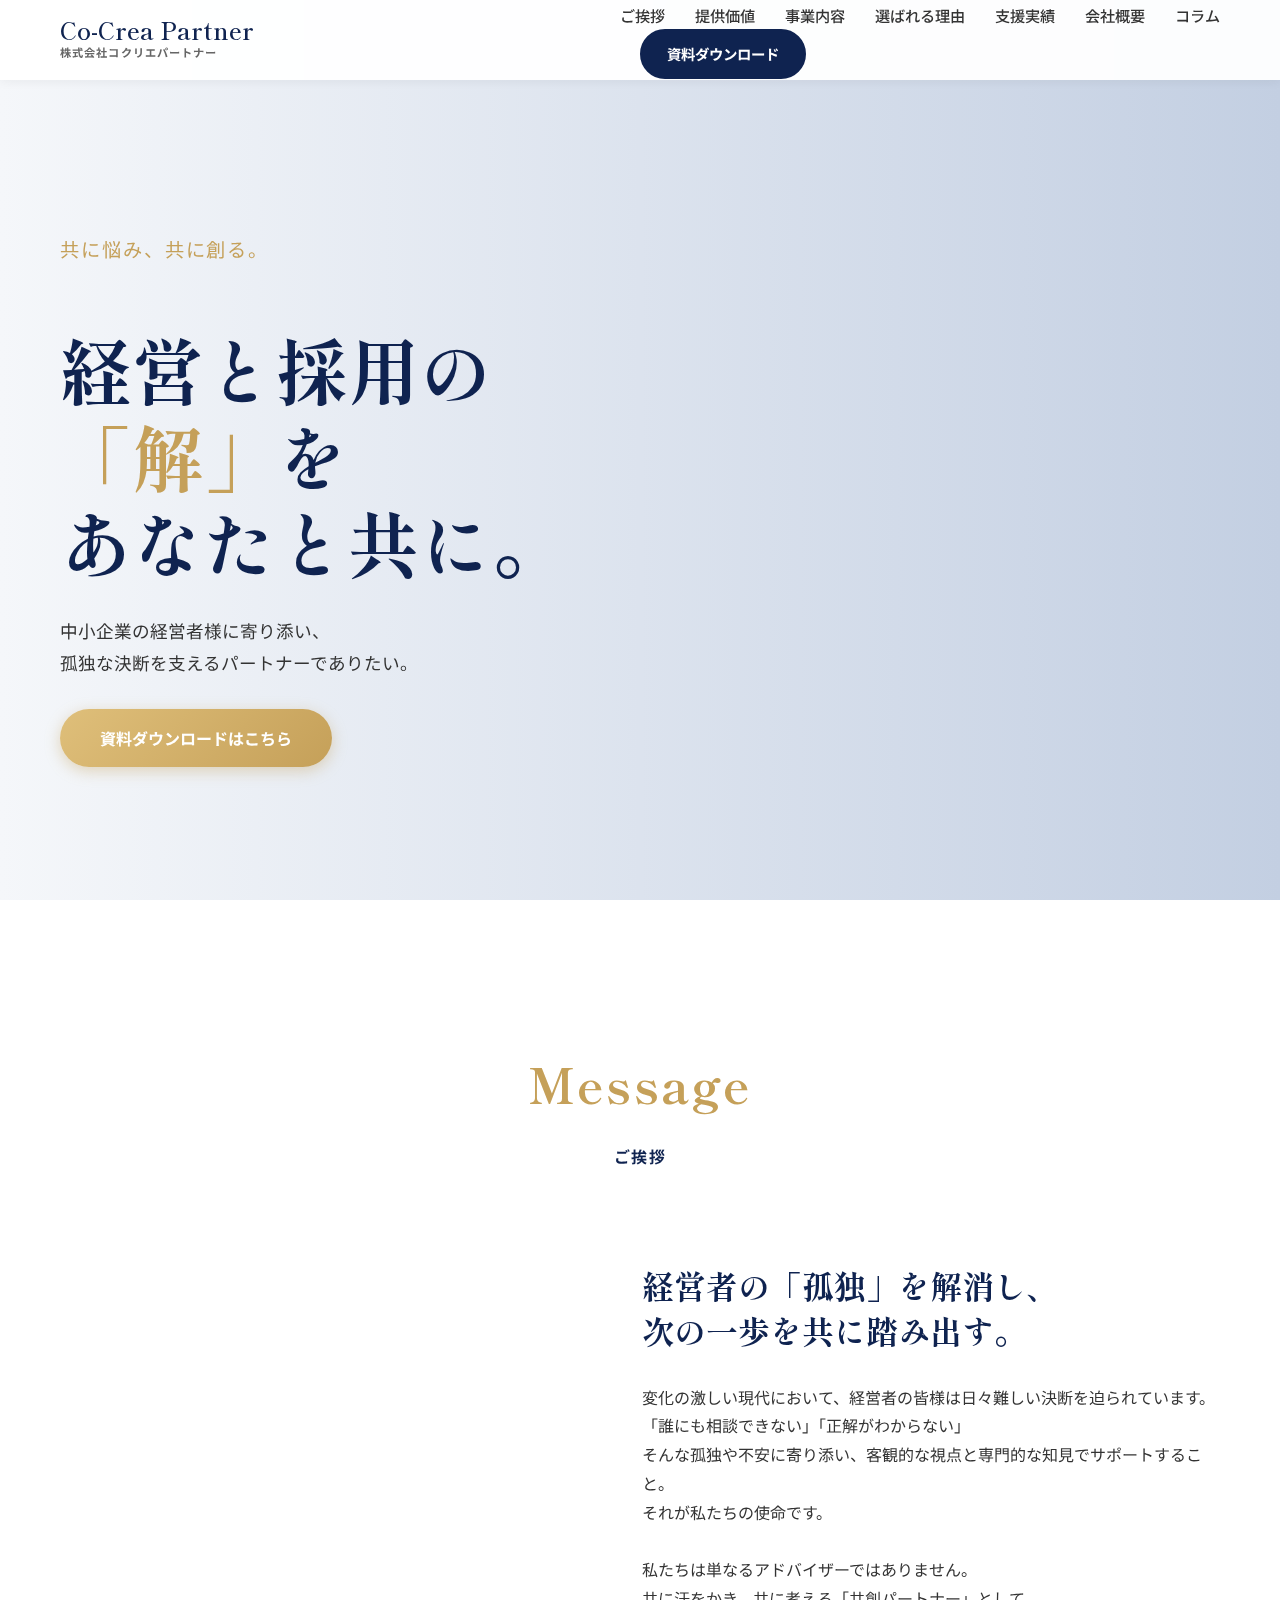
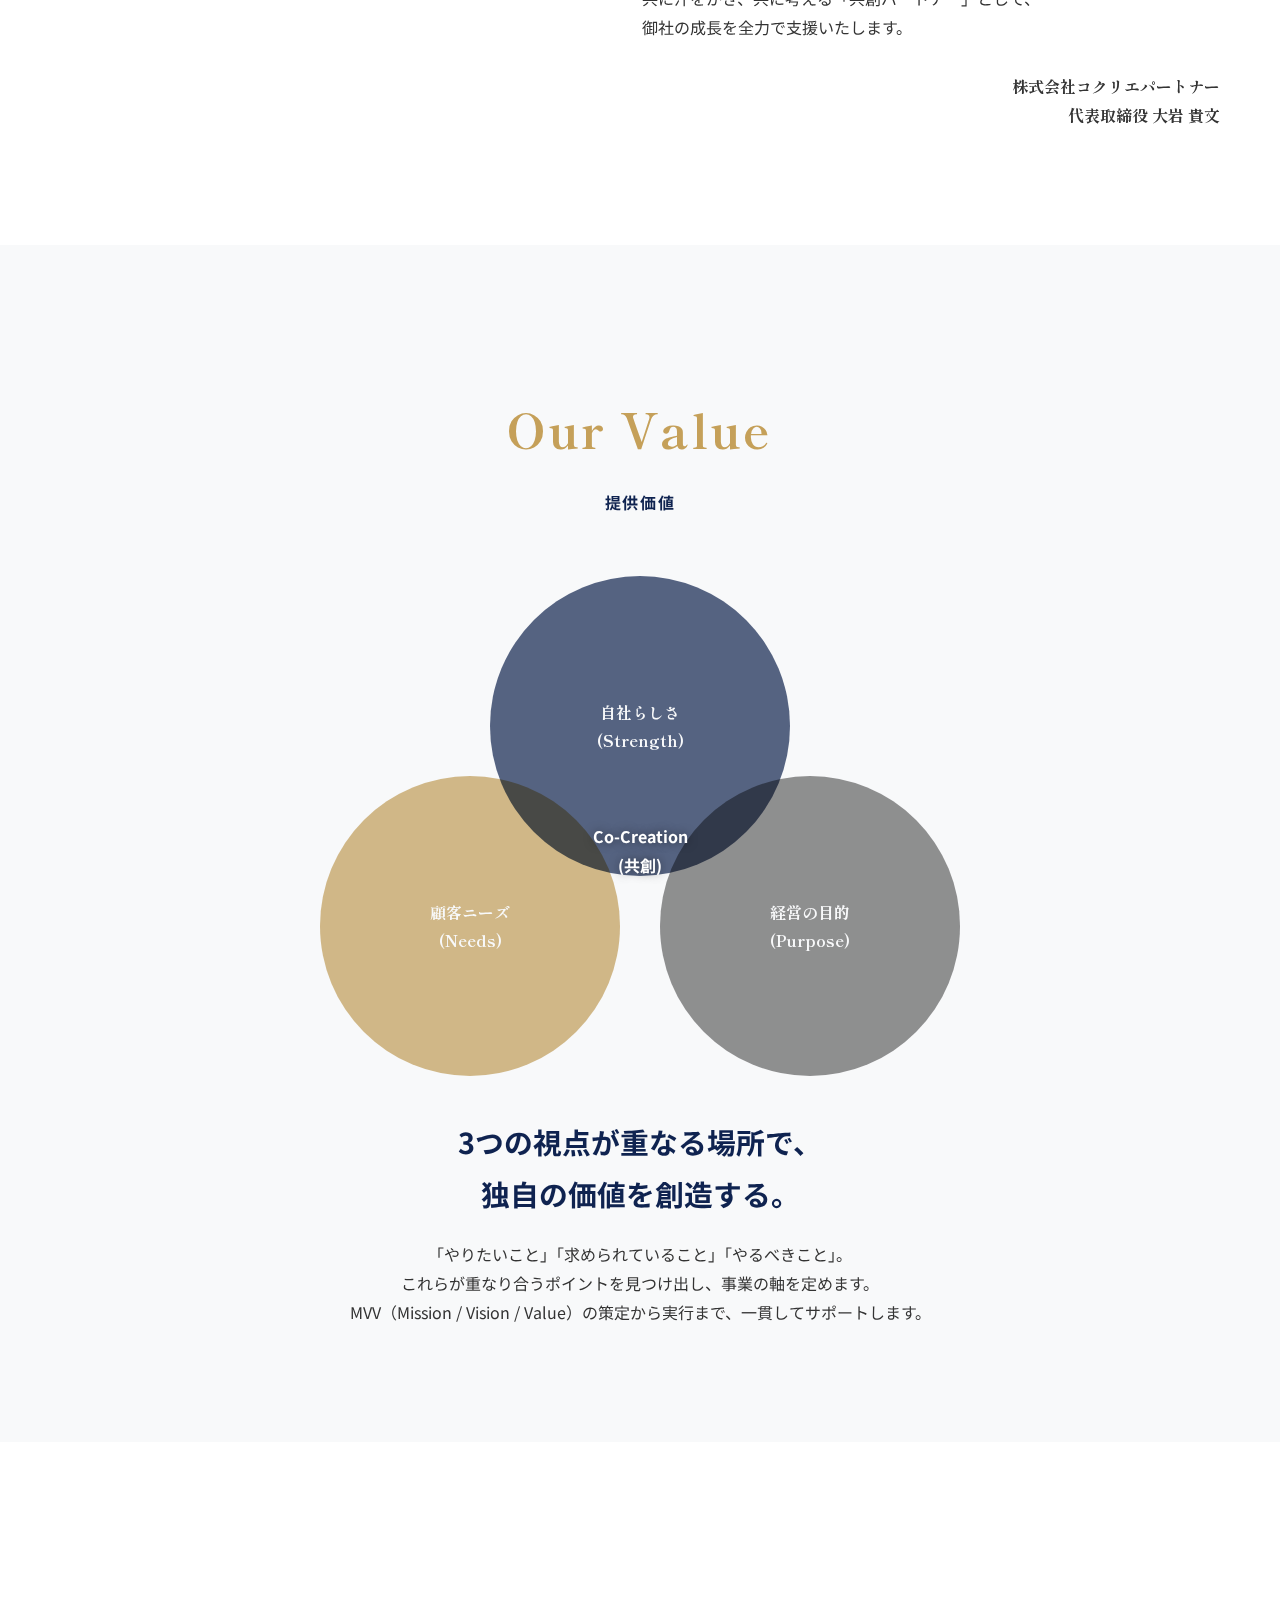
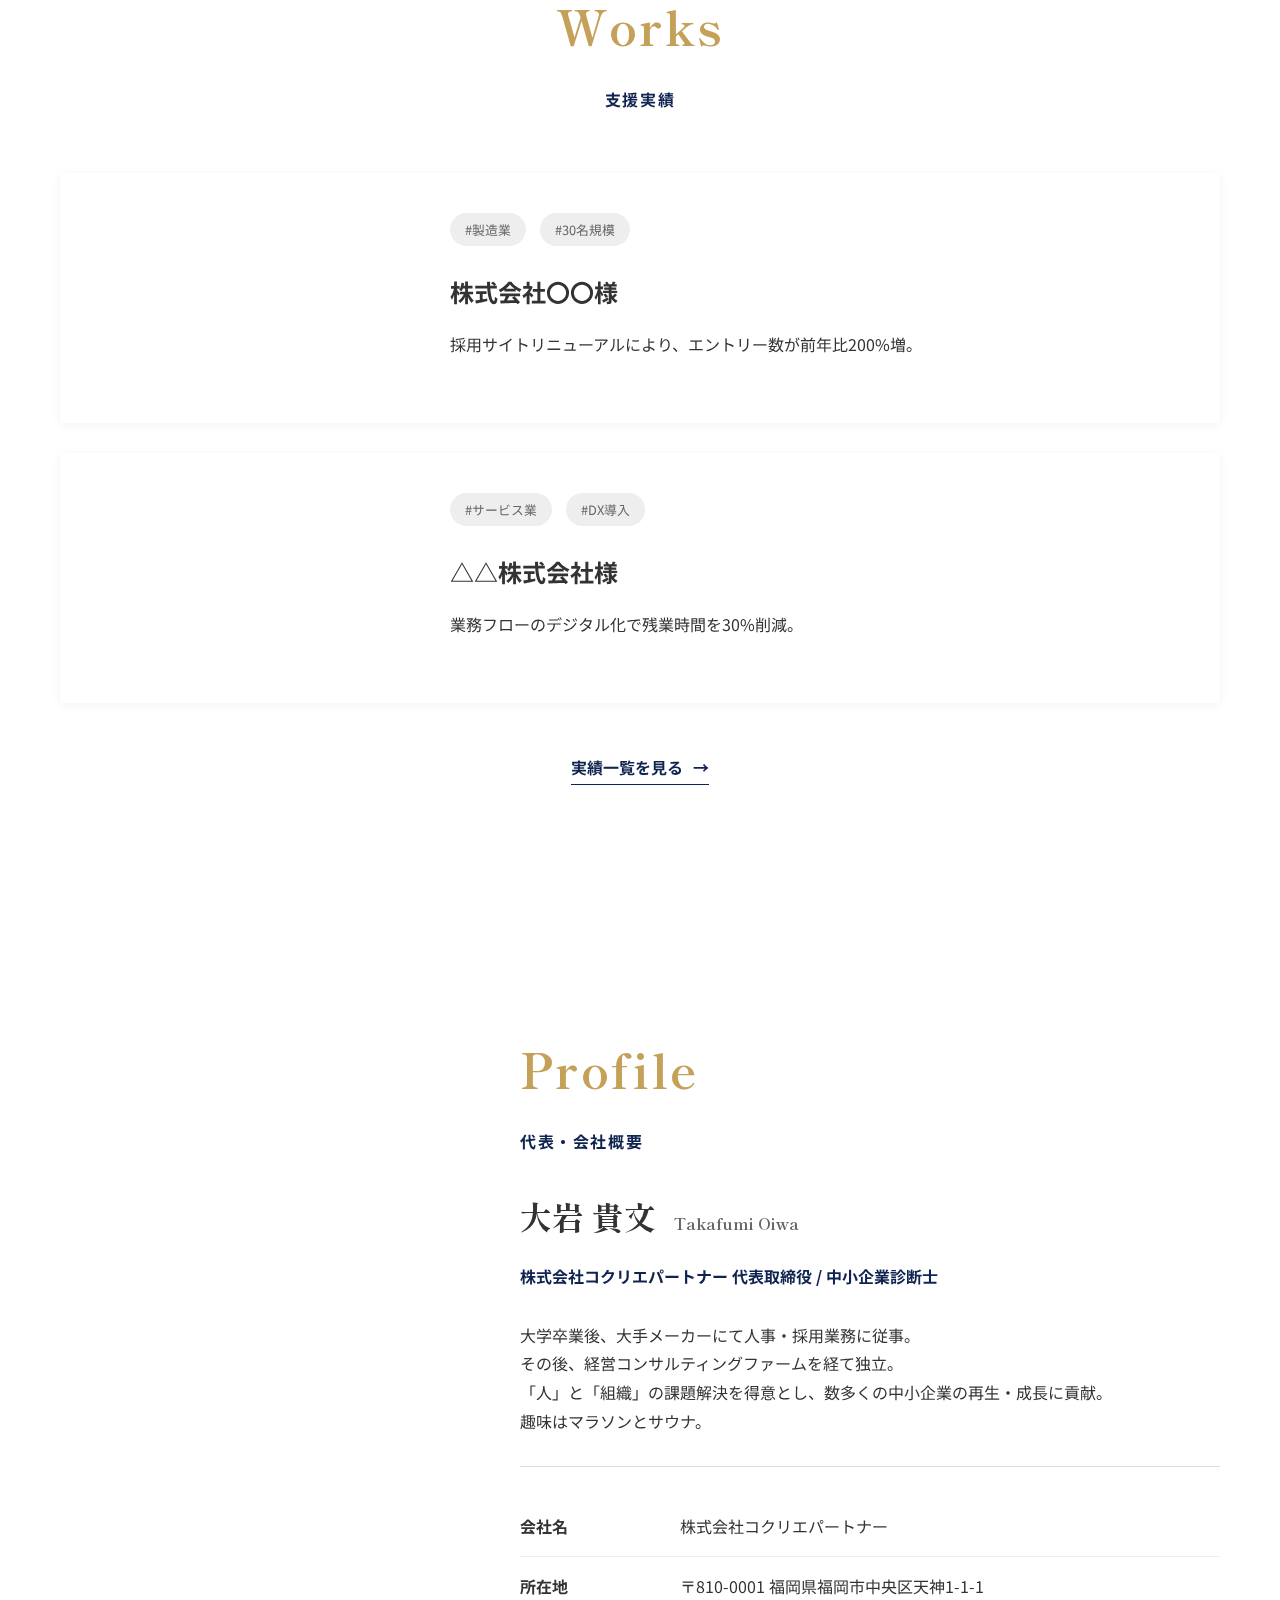
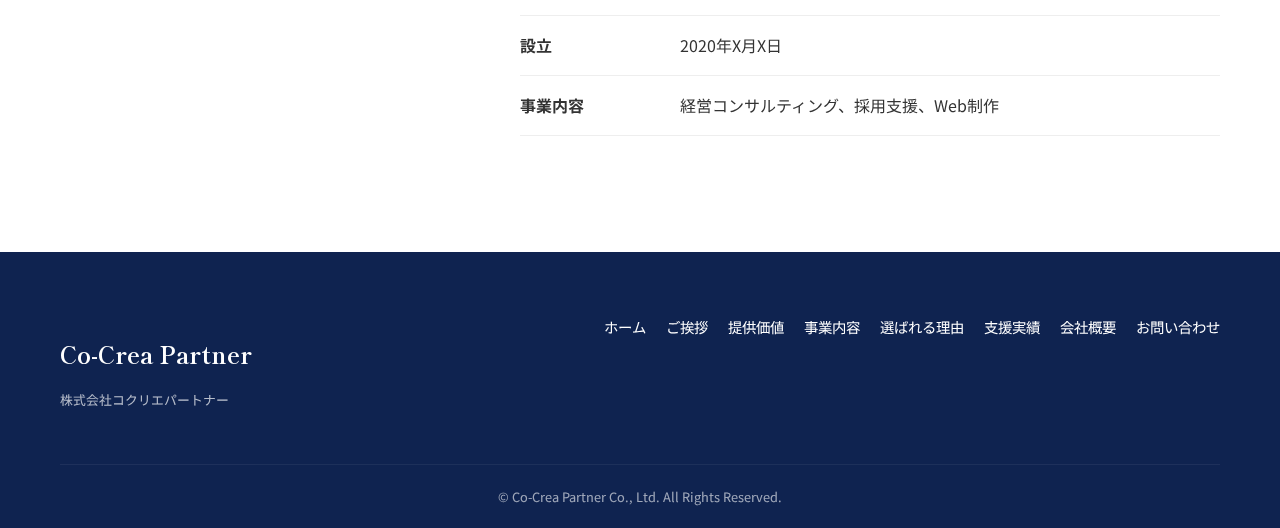
<file: index.html>
<!DOCTYPE html>
<html lang="ja">

<head>
    <meta charset="UTF-8">
    <meta name="viewport" content="width=device-width, initial-scale=1.0">
    <title>株式会社コクリエパートナー | 経営・採用コンサルティング</title>
    <meta name="description" content="福岡の中小企業診断士事務所コクリエパートナー。自社サービスの認知度向上と採用強化を支援します。">
    <link rel="preconnect" href="https://fonts.googleapis.com">
    <link rel="preconnect" href="https://fonts.gstatic.com" crossorigin>
    <link
        href="https://fonts.googleapis.com/css2?family=Noto+Sans+JP:wght@400;500;700&family=Shippori+Mincho:wght@400;600&display=swap"
        rel="stylesheet">
    <link rel="stylesheet" href="css/style.css">
</head>

<body>

    <!-- Header / Floating Menu -->
    <header id="header" class="header">
        <div class="header-inner">
            <h1 class="logo">
                <a href="index.html">
                    <span class="logo-text-en">Co-Crea Partner</span>
                    <span class="logo-text-jp">株式会社コクリエパートナー</span>
                </a>
            </h1>
            <nav class="nav">
                <ul class="nav-list">
                    <li><a href="index.html#message">ご挨拶</a></li>
                    <li><a href="index.html#value">提供価値</a></li>
                    <li><a href="business.html">事業内容</a></li>
                    <li><a href="reason.html">選ばれる理由</a></li>
                    <li><a href="index.html#works">支援実績</a></li>
                    <li><a href="index.html#profile">会社概要</a></li>
                    <li><a href="column.html">コラム</a></li>
                </ul>
                <div class="header-cta">
                    <a href="download.html" class="btn btn-primary btn-sm">資料ダウンロード</a>
                </div>
            </nav>
            <button class="menu-trigger" id="menu-trigger">
                <span></span>
                <span></span>
                <span></span>
            </button>
        </div>
    </header>

    <main>
        <!-- FV: First View -->
        <section id="fv" class="fv">
            <div class="fv-content">
                <div class="fv-text">
                    <p class="fv-sub">共に悩み、共に創る。</p>
                    <h2 class="fv-title">
                        経営と採用の<br>
                        <span class="highlight">「解」</span>を<br>
                        あなたと共に。
                    </h2>
                    <p class="fv-desc">
                        中小企業の経営者様に寄り添い、<br>
                        孤独な決断を支えるパートナーでありたい。
                    </p>
                    <div style="margin-top: 30px;">
                        <a href="download.html" class="btn btn-accent icon-download">資料ダウンロードはこちら</a>
                    </div>
                </div>
                <div class="fv-image">
                    <!-- Placeholder for Representative Photo -->
                    <div class="img-placeholder"></div>
                </div>
            </div>
        </section>

        <!-- Greeting -->
        <section id="message" class="section message-section">
            <div class="container">
                <div class="section-header">
                    <h2 class="section-title">Message</h2>
                    <p class="section-subtitle">ご挨拶</p>
                </div>
                <div class="message-content">
                    <div class="message-img">
                        <div class="img-placeholder"></div>
                    </div>
                    <div class="message-body">
                        <h3 class="message-head">経営者の「孤独」を解消し、<br>次の一歩を共に踏み出す。</h3>
                        <p class="text">
                            変化の激しい現代において、経営者の皆様は日々難しい決断を迫られています。<br>
                            「誰にも相談できない」「正解がわからない」<br>
                            そんな孤独や不安に寄り添い、客観的な視点と専門的な知見でサポートすること。<br>
                            それが私たちの使命です。<br>
                            <br>
                            私たちは単なるアドバイザーではありません。<br>
                            共に汗をかき、共に考える「共創パートナー」として、<br>
                            御社の成長を全力で支援いたします。
                        </p>
                        <p class="sign">株式会社コクリエパートナー<br>代表取締役 大岩 貴文</p>
                    </div>
                </div>
            </div>
        </section>

        <!-- Value: Conceptual Venn Diagram -->
        <section id="value" class="section value-section">
            <div class="container">
                <div class="section-header">
                    <h2 class="section-title">Our Value</h2>
                    <p class="section-subtitle">提供価値</p>
                </div>
                <div class="value-diagram-wrapper">
                    <!-- CSS Venn Diagram -->
                    <div class="venn-diagram">
                        <div class="circle circle-1">
                            <span class="circle-label">自社らしさ<br>(Strength)</span>
                        </div>
                        <div class="circle circle-2">
                            <span class="circle-label">顧客ニーズ<br>(Needs)</span>
                        </div>
                        <div class="circle circle-3">
                            <span class="circle-label">経営の目的<br>(Purpose)</span>
                        </div>
                        <div class="venn-center">
                            <span class="center-label">Co-Creation<br>(共創)</span>
                        </div>
                    </div>
                    <div class="value-text">
                        <h3>3つの視点が重なる場所で、<br>独自の価値を創造する。</h3>
                        <p>
                            「やりたいこと」「求められていること」「やるべきこと」。<br>
                            これらが重なり合うポイントを見つけ出し、事業の軸を定めます。<br>
                            MVV（Mission / Vision / Value）の策定から実行まで、一貫してサポートします。
                        </p>
                    </div>
                </div>
            </div>
        </section>

        <!-- Achievement -->
        <section id="works" class="section works-section">
            <div class="container">
                <div class="section-header">
                    <h2 class="section-title">Works</h2>
                    <p class="section-subtitle">支援実績</p>
                </div>
                <div class="works-list">
                    <!-- Example Item -->
                    <article class="work-item">
                        <div class="work-img">
                            <div class="img-placeholder"></div>
                        </div>
                        <div class="work-info">
                            <div class="work-tags">
                                <span class="tag">#製造業</span>
                                <span class="tag">#30名規模</span>
                            </div>
                            <h3 class="work-name">株式会社〇〇様</h3>
                            <p class="work-desc">採用サイトリニューアルにより、エントリー数が前年比200%増。</p>
                        </div>
                    </article>
                    <!-- Repeat for mockups -->
                    <article class="work-item">
                        <div class="work-img">
                            <div class="img-placeholder"></div>
                        </div>
                        <div class="work-info">
                            <div class="work-tags">
                                <span class="tag">#サービス業</span>
                                <span class="tag">#DX導入</span>
                            </div>
                            <h3 class="work-name">△△株式会社様</h3>
                            <p class="work-desc">業務フローのデジタル化で残業時間を30%削減。</p>
                        </div>
                    </article>
                </div>
                <div class="works-more">
                    <a href="#" class="arrow-link">実績一覧を見る</a>
                </div>
            </div>
        </section>

        <!-- Profile -->
        <section id="profile" class="section profile-section">
            <div class="container">
                <div class="profile-wrapper">
                    <div class="profile-img">
                        <div class="img-placeholder"></div>
                    </div>
                    <div class="profile-data">
                        <div class="section-header header-left">
                            <h2 class="section-title">Profile</h2>
                            <p class="section-subtitle">代表・会社概要</p>
                        </div>
                        <h3 class="name-jp">大岩 貴文 <span class="name-en">Takafumi Oiwa</span></h3>
                        <p class="role">株式会社コクリエパートナー 代表取締役 / 中小企業診断士</p>
                        <p class="bio">
                            大学卒業後、大手メーカーにて人事・採用業務に従事。<br>
                            その後、経営コンサルティングファームを経て独立。<br>
                            「人」と「組織」の課題解決を得意とし、数多くの中小企業の再生・成長に貢献。<br>
                            趣味はマラソンとサウナ。
                        </p>
                        <hr class="divider">
                        <dl class="company-info">
                            <div class="info-row">
                                <dt>会社名</dt>
                                <dd>株式会社コクリエパートナー</dd>
                            </div>
                            <div class="info-row">
                                <dt>所在地</dt>
                                <dd>〒810-0001 福岡県福岡市中央区天神1-1-1</dd>
                            </div>
                            <div class="info-row">
                                <dt>設立</dt>
                                <dd>2020年X月X日</dd>
                            </div>
                            <div class="info-row">
                                <dt>事業内容</dt>
                                <dd>経営コンサルティング、採用支援、Web制作</dd>
                            </div>
                        </dl>
                    </div>
                </div>
            </div>
        </section>

    </main>

    <footer class="footer">
        <div class="container">
            <div class="footer-top">
                <div class="footer-logo">
                    <h2>Co-Crea Partner</h2>
                    <p>株式会社コクリエパートナー</p>
                </div>
                <ul class="footer-nav">
                    <li><a href="index.html">ホーム</a></li>
                    <li><a href="index.html#message">ご挨拶</a></li>
                    <li><a href="index.html#value">提供価値</a></li>
                    <li><a href="business.html">事業内容</a></li>
                    <li><a href="reason.html">選ばれる理由</a></li>
                    <li><a href="index.html#works">支援実績</a></li>
                    <li><a href="index.html#profile">会社概要</a></li>
                    <li><a href="download.html">お問い合わせ</a></li>
                </ul>
            </div>
            <div class="copyright">
                &copy; Co-Crea Partner Co., Ltd. All Rights Reserved.
            </div>
        </div>
    </footer>

    <script src="js/script.js"></script>
</body>

</html>
</file>
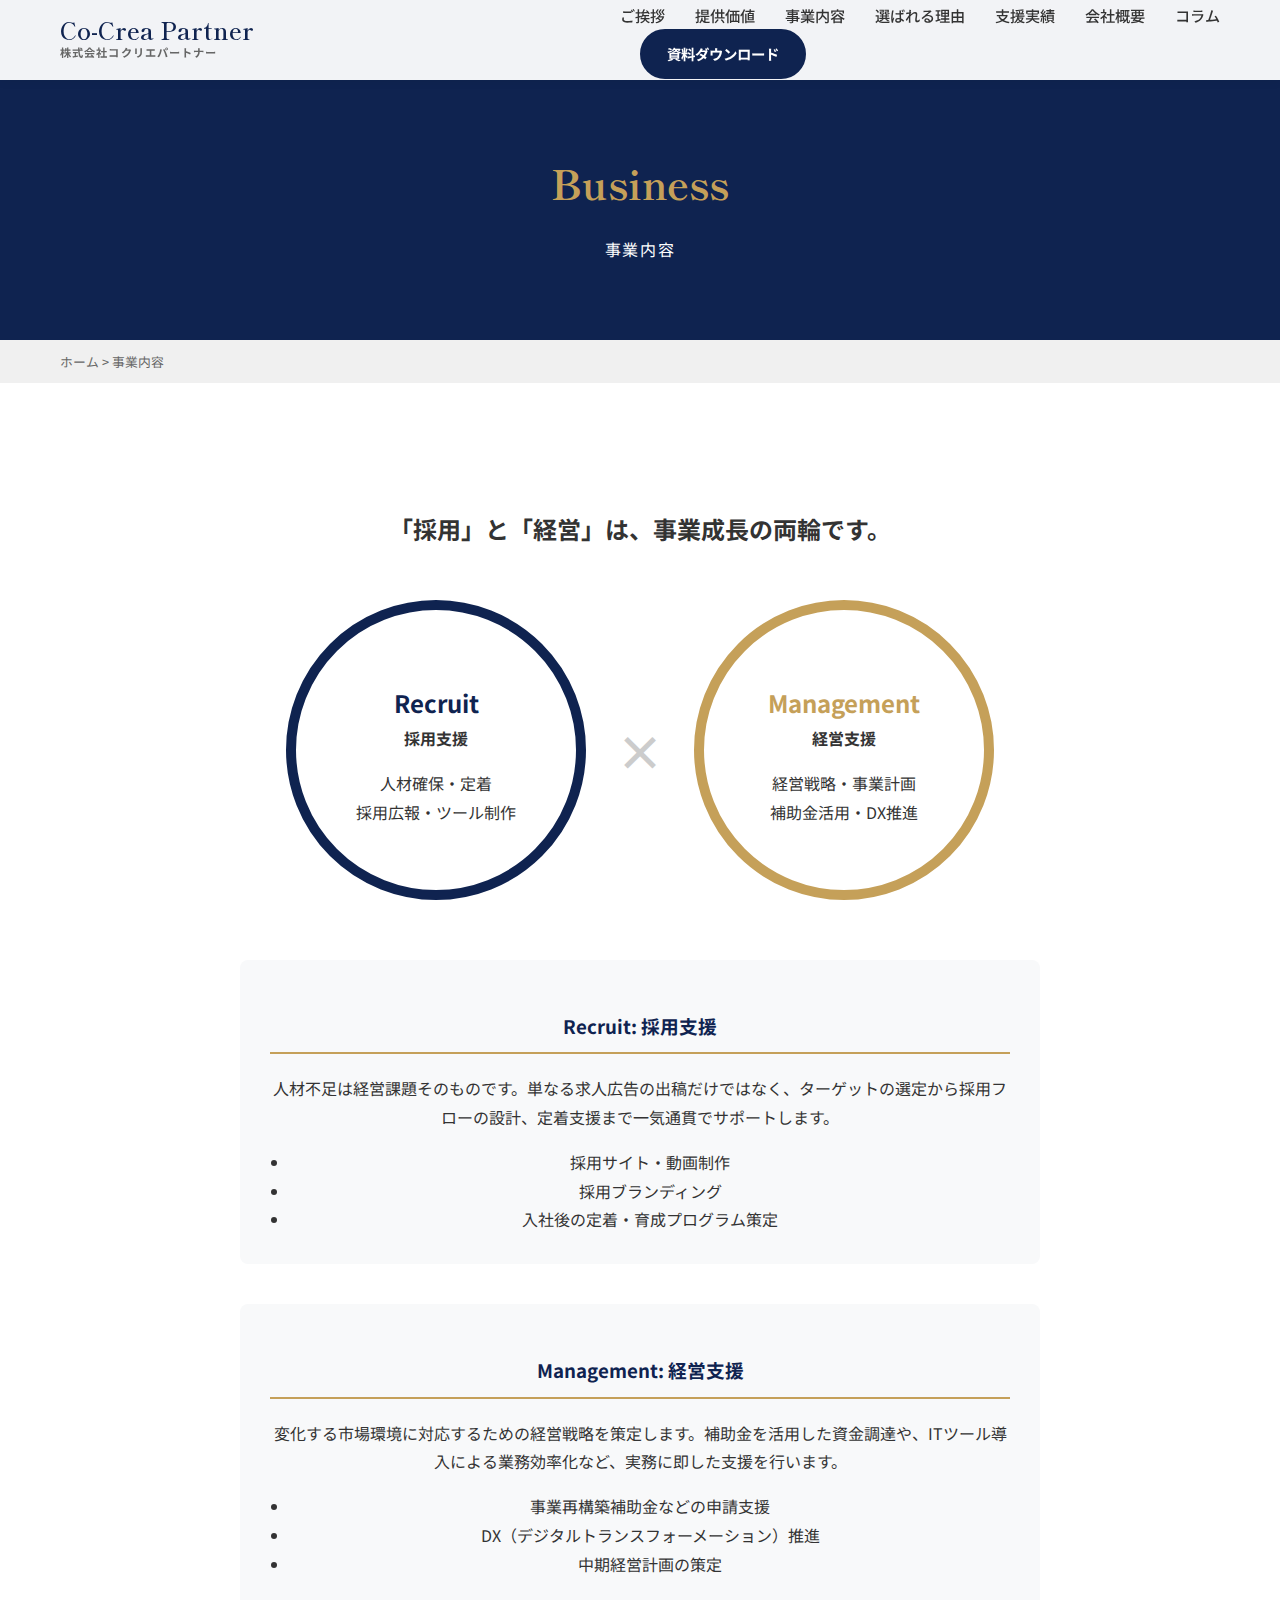
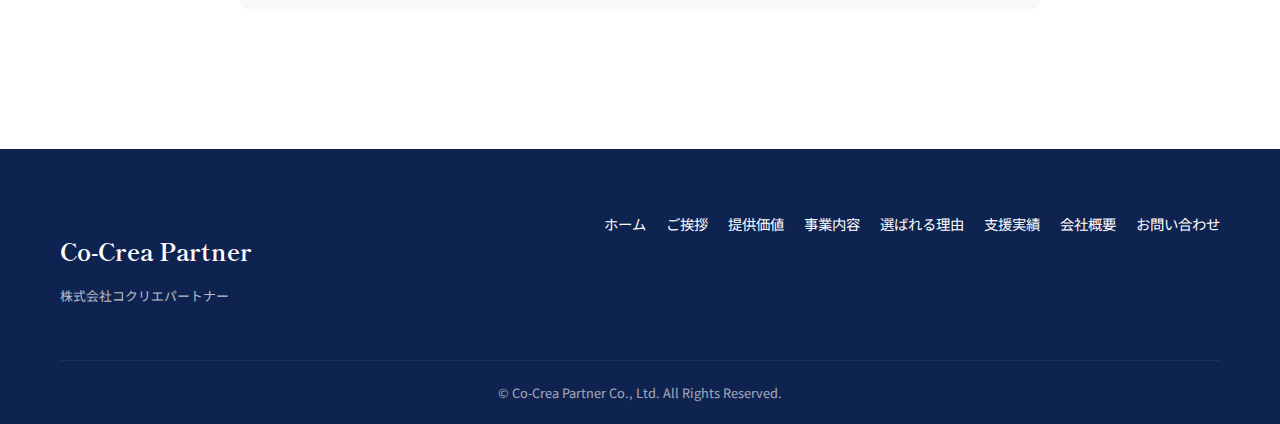
<file: business.html>
<!DOCTYPE html>
<html lang="ja">

<head>
    <meta charset="UTF-8">
    <meta name="viewport" content="width=device-width, initial-scale=1.0">
    <title>事業内容 | 株式会社コクリエパートナー</title>
    <meta name="description" content="株式会社コクリエパートナーの事業内容。採用支援と経営支援の両輪で、御社の成長をサポートします。">
    <link rel="preconnect" href="https://fonts.googleapis.com">
    <link rel="preconnect" href="https://fonts.gstatic.com" crossorigin>
    <link
        href="https://fonts.googleapis.com/css2?family=Noto+Sans+JP:wght@400;500;700&family=Shippori+Mincho:wght@400;600&display=swap"
        rel="stylesheet">
    <link rel="stylesheet" href="css/style.css">
</head>

<body>

    <!-- Header / Floating Menu -->
    <header id="header" class="header">
        <div class="header-inner">
            <h1 class="logo">
                <a href="index.html">
                    <span class="logo-text-en">Co-Crea Partner</span>
                    <span class="logo-text-jp">株式会社コクリエパートナー</span>
                </a>
            </h1>
            <nav class="nav">
                <ul class="nav-list">
                    <li><a href="index.html#message">ご挨拶</a></li>
                    <li><a href="index.html#value">提供価値</a></li>
                    <li><a href="business.html" class="active">事業内容</a></li>
                    <li><a href="reason.html">選ばれる理由</a></li>
                    <li><a href="index.html#works">支援実績</a></li>
                    <li><a href="index.html#profile">会社概要</a></li>
                    <li><a href="column.html">コラム</a></li>
                </ul>
                <div class="header-cta">
                    <a href="download.html" class="btn btn-primary btn-sm">資料ダウンロード</a>
                </div>
            </nav>
            <button class="menu-trigger" id="menu-trigger">
                <span></span>
                <span></span>
                <span></span>
            </button>
        </div>
    </header>

    <main>
        <!-- Page Header -->
        <div class="page-header">
            <div class="container">
                <h1 class="page-title">Business</h1>
                <p class="page-subtitle">事業内容</p>
            </div>
        </div>

        <!-- Breadcrumbs -->
        <div class="breadcrumbs">
            <div class="container">
                <a href="index.html">ホーム</a> &gt; 事業内容
            </div>
        </div>

        <!-- Business: Two Wheels -->
        <section id="business" class="section business-section">
            <div class="container">
                <div class="business-concept">
                    <p class="concept-lead">「採用」と「経営」は、事業成長の両輪です。</p>
                    <div class="wheels-container">
                        <div class="wheel wheel-left">
                            <div class="wheel-inner">
                                <h3>Recruit<br><span>採用支援</span></h3>
                                <p>人材確保・定着<br>採用広報・ツール制作</p>
                            </div>
                        </div>
                        <div class="wheel-connector">×</div>
                        <div class="wheel wheel-right">
                            <div class="wheel-inner">
                                <h3>Management<br><span>経営支援</span></h3>
                                <p>経営戦略・事業計画<br>補助金活用・DX推進</p>
                            </div>
                        </div>
                    </div>
                </div>

                <div class="business-detail">
                    <div class="detail-block">
                        <h3>Recruit: 採用支援</h3>
                        <p>人材不足は経営課題そのものです。単なる求人広告の出稿だけではなく、ターゲットの選定から採用フローの設計、定着支援まで一気通貫でサポートします。</p>
                        <ul>
                            <li>採用サイト・動画制作</li>
                            <li>採用ブランディング</li>
                            <li>入社後の定着・育成プログラム策定</li>
                        </ul>
                    </div>
                    <div class="detail-block">
                        <h3>Management: 経営支援</h3>
                        <p>変化する市場環境に対応するための経営戦略を策定します。補助金を活用した資金調達や、ITツール導入による業務効率化など、実務に即した支援を行います。</p>
                        <ul>
                            <li>事業再構築補助金などの申請支援</li>
                            <li>DX（デジタルトランスフォーメーション）推進</li>
                            <li>中期経営計画の策定</li>
                        </ul>
                    </div>
                </div>

            </div>
        </section>

    </main>

    <footer class="footer">
        <div class="container">
            <div class="footer-top">
                <div class="footer-logo">
                    <h2>Co-Crea Partner</h2>
                    <p>株式会社コクリエパートナー</p>
                </div>
                <ul class="footer-nav">
                    <li><a href="index.html">ホーム</a></li>
                    <li><a href="index.html#message">ご挨拶</a></li>
                    <li><a href="index.html#value">提供価値</a></li>
                    <li><a href="business.html">事業内容</a></li>
                    <li><a href="reason.html">選ばれる理由</a></li>
                    <li><a href="index.html#works">支援実績</a></li>
                    <li><a href="index.html#profile">会社概要</a></li>
                    <li><a href="download.html">お問い合わせ</a></li>
                </ul>
            </div>
            <div class="copyright">
                &copy; Co-Crea Partner Co., Ltd. All Rights Reserved.
            </div>
        </div>
    </footer>

    <script src="js/script.js"></script>
</body>

</html>
</file>
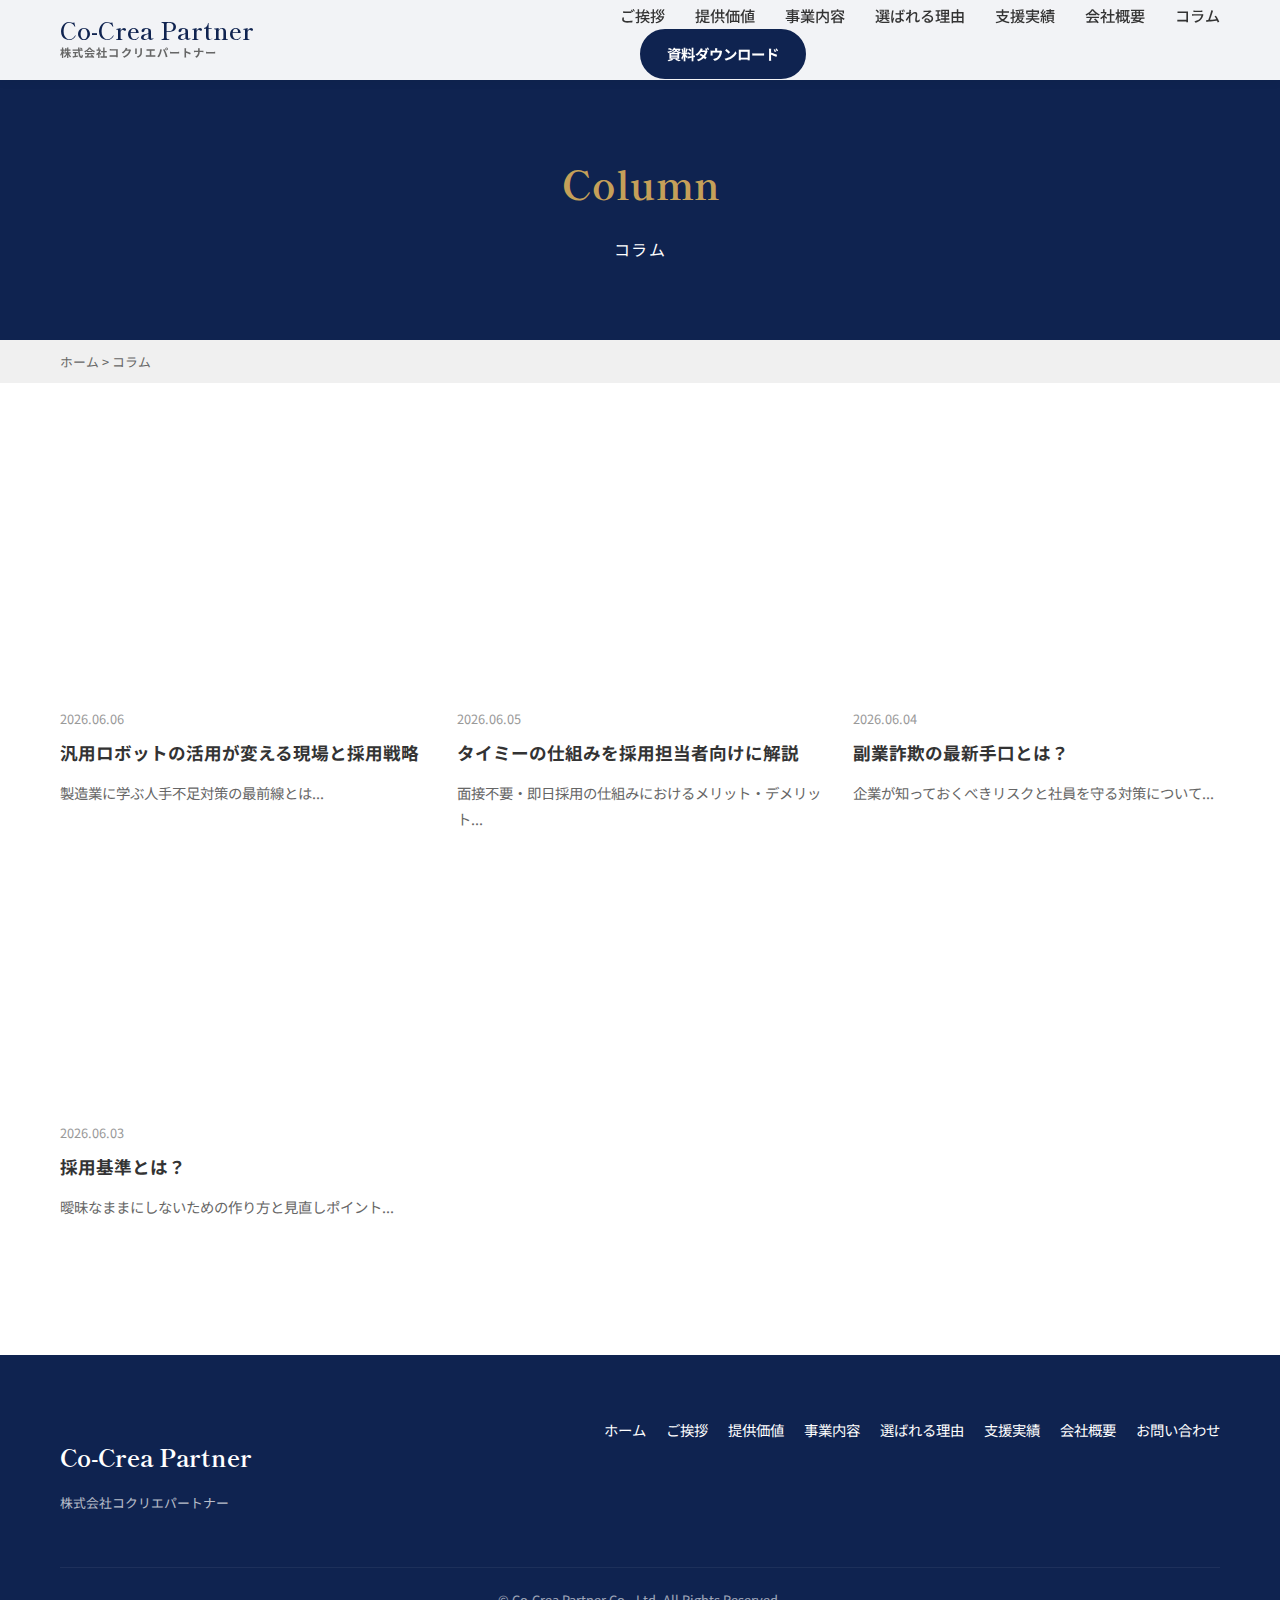
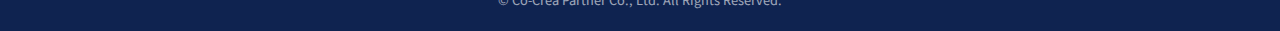
<file: column.html>
<!DOCTYPE html>
<html lang="ja">

<head>
    <meta charset="UTF-8">
    <meta name="viewport" content="width=device-width, initial-scale=1.0">
    <title>コラム | 株式会社コクリエパートナー</title>
    <meta name="description" content="株式会社コクリエパートナーの最新コラム・お役立ち情報。">
    <link rel="preconnect" href="https://fonts.googleapis.com">
    <link rel="preconnect" href="https://fonts.gstatic.com" crossorigin>
    <link
        href="https://fonts.googleapis.com/css2?family=Noto+Sans+JP:wght@400;500;700&family=Shippori+Mincho:wght@400;600&display=swap"
        rel="stylesheet">
    <link rel="stylesheet" href="css/style.css">
</head>

<body>

    <!-- Header / Floating Menu -->
    <header id="header" class="header">
        <div class="header-inner">
            <h1 class="logo">
                <a href="index.html">
                    <span class="logo-text-en">Co-Crea Partner</span>
                    <span class="logo-text-jp">株式会社コクリエパートナー</span>
                </a>
            </h1>
            <nav class="nav">
                <ul class="nav-list">
                    <li><a href="index.html#message">ご挨拶</a></li>
                    <li><a href="index.html#value">提供価値</a></li>
                    <li><a href="business.html">事業内容</a></li>
                    <li><a href="reason.html">選ばれる理由</a></li>
                    <li><a href="index.html#works">支援実績</a></li>
                    <li><a href="index.html#profile">会社概要</a></li>
                    <li><a href="column.html" class="active">コラム</a></li>
                </ul>
                <div class="header-cta">
                    <a href="download.html" class="btn btn-primary btn-sm">資料ダウンロード</a>
                </div>
            </nav>
            <button class="menu-trigger" id="menu-trigger">
                <span></span>
                <span></span>
                <span></span>
            </button>
        </div>
    </header>

    <main>
        <!-- Page Header -->
        <div class="page-header">
            <div class="container">
                <h1 class="page-title">Column</h1>
                <p class="page-subtitle">コラム</p>
            </div>
        </div>

        <!-- Breadcrumbs -->
        <div class="breadcrumbs">
            <div class="container">
                <a href="index.html">ホーム</a> &gt; コラム
            </div>
        </div>

        <!-- Column -->
        <section id="column" class="section column-section">
            <div class="container">
                <div class="column-grid">
                    <article class="column-card">
                        <div class="card-img">
                            <div class="img-placeholder"></div>
                        </div>
                        <div class="card-body">
                            <time class="card-date">2026.06.06</time>
                            <h3 class="card-title">汎用ロボットの活用が変える現場と採用戦略</h3>
                            <p class="card-excerpt">製造業に学ぶ人手不足対策の最前線とは...</p>
                        </div>
                    </article>
                    <article class="column-card">
                        <div class="card-img">
                            <div class="img-placeholder"></div>
                        </div>
                        <div class="card-body">
                            <time class="card-date">2026.06.05</time>
                            <h3 class="card-title">タイミーの仕組みを採用担当者向けに解説</h3>
                            <p class="card-excerpt">面接不要・即日採用の仕組みにおけるメリット・デメリット...</p>
                        </div>
                    </article>
                    <article class="column-card">
                        <div class="card-img">
                            <div class="img-placeholder"></div>
                        </div>
                        <div class="card-body">
                            <time class="card-date">2026.06.04</time>
                            <h3 class="card-title">副業詐欺の最新手口とは？</h3>
                            <p class="card-excerpt">企業が知っておくべきリスクと社員を守る対策について...</p>
                        </div>
                    </article>
                    <!-- More placeholders for a full page -->
                    <article class="column-card">
                        <div class="card-img">
                            <div class="img-placeholder"></div>
                        </div>
                        <div class="card-body">
                            <time class="card-date">2026.06.03</time>
                            <h3 class="card-title">採用基準とは？</h3>
                            <p class="card-excerpt">曖昧なままにしないための作り方と見直しポイント...</p>
                        </div>
                    </article>
                </div>
            </div>
        </section>

    </main>

    <footer class="footer">
        <div class="container">
            <div class="footer-top">
                <div class="footer-logo">
                    <h2>Co-Crea Partner</h2>
                    <p>株式会社コクリエパートナー</p>
                </div>
                <ul class="footer-nav">
                    <li><a href="index.html">ホーム</a></li>
                    <li><a href="index.html#message">ご挨拶</a></li>
                    <li><a href="index.html#value">提供価値</a></li>
                    <li><a href="business.html">事業内容</a></li>
                    <li><a href="reason.html">選ばれる理由</a></li>
                    <li><a href="index.html#works">支援実績</a></li>
                    <li><a href="index.html#profile">会社概要</a></li>
                    <li><a href="download.html">お問い合わせ</a></li>
                </ul>
            </div>
            <div class="copyright">
                &copy; Co-Crea Partner Co., Ltd. All Rights Reserved.
            </div>
        </div>
    </footer>

    <script src="js/script.js"></script>
</body>

</html>
</file>
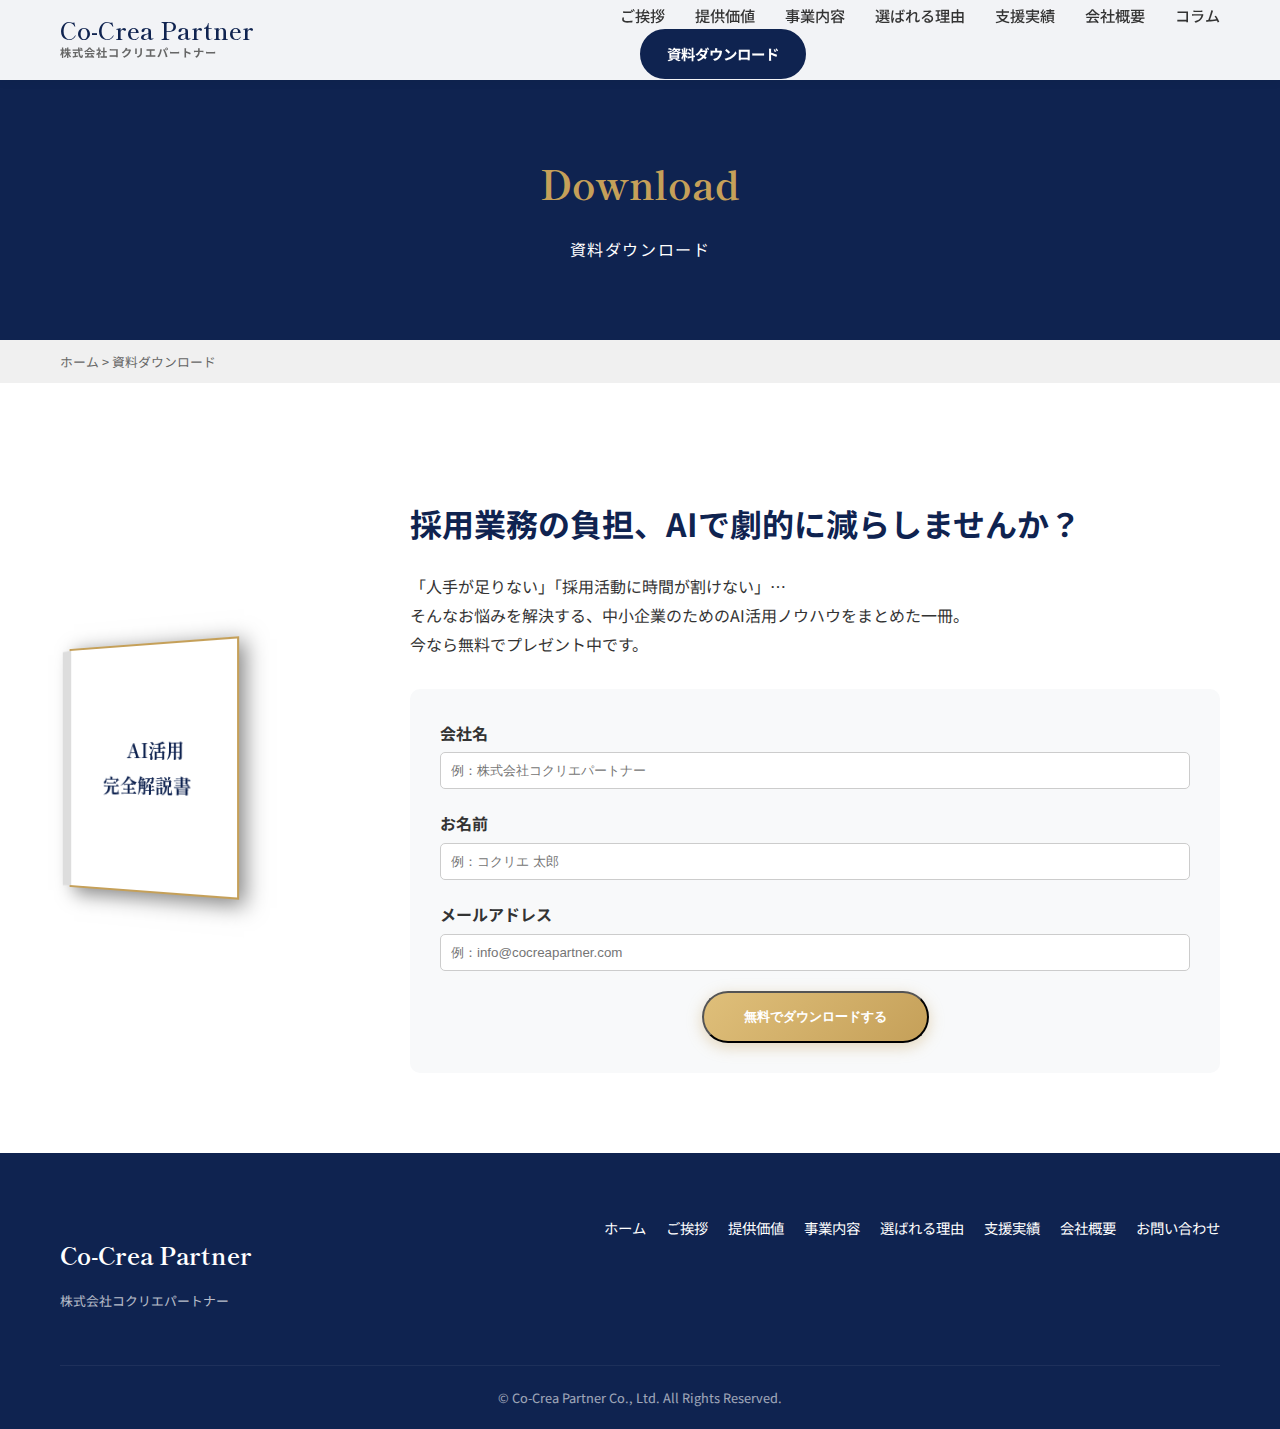
<file: download.html>
<!DOCTYPE html>
<html lang="ja">

<head>
    <meta charset="UTF-8">
    <meta name="viewport" content="width=device-width, initial-scale=1.0">
    <title>資料ダウンロード | 株式会社コクリエパートナー</title>
    <meta name="description" content="『AI活用の解説書』無料プレゼント。採用・経営に役立つ資料をダウンロードいただけます。">
    <link rel="preconnect" href="https://fonts.googleapis.com">
    <link rel="preconnect" href="https://fonts.gstatic.com" crossorigin>
    <link
        href="https://fonts.googleapis.com/css2?family=Noto+Sans+JP:wght@400;500;700&family=Shippori+Mincho:wght@400;600&display=swap"
        rel="stylesheet">
    <link rel="stylesheet" href="css/style.css">
</head>

<body>

    <!-- Header / Floating Menu -->
    <header id="header" class="header">
        <div class="header-inner">
            <h1 class="logo">
                <a href="index.html">
                    <span class="logo-text-en">Co-Crea Partner</span>
                    <span class="logo-text-jp">株式会社コクリエパートナー</span>
                </a>
            </h1>
            <nav class="nav">
                <ul class="nav-list">
                    <li><a href="index.html#message">ご挨拶</a></li>
                    <li><a href="index.html#value">提供価値</a></li>
                    <li><a href="business.html">事業内容</a></li>
                    <li><a href="reason.html">選ばれる理由</a></li>
                    <li><a href="index.html#works">支援実績</a></li>
                    <li><a href="index.html#profile">会社概要</a></li>
                    <li><a href="column.html">コラム</a></li>
                </ul>
                <div class="header-cta">
                    <a href="download.html" class="btn btn-primary btn-sm">資料ダウンロード</a>
                </div>
            </nav>
            <button class="menu-trigger" id="menu-trigger">
                <span></span>
                <span></span>
                <span></span>
            </button>
        </div>
    </header>

    <main>
        <!-- Page Header -->
        <div class="page-header">
            <div class="container">
                <h1 class="page-title">Download</h1>
                <p class="page-subtitle">資料ダウンロード</p>
            </div>
        </div>

        <!-- Breadcrumbs -->
        <div class="breadcrumbs">
            <div class="container">
                <a href="index.html">ホーム</a> &gt; 資料ダウンロード
            </div>
        </div>

        <!-- CV Area: Download -->
        <section class="cv-section" style="background: #fff; color: #333;">
            <div class="container">
                <div class="cv-box">
                    <div class="cv-image">
                        <div class="book-cover">
                            <!-- CSS 3D Book -->
                            <div class="book-spine"></div>
                            <div class="book-front">
                                <span class="book-title">AI活用<br>完全解説書</span>
                            </div>
                        </div>
                    </div>
                    <div class="cv-content">
                        <h3 class="cv-head" style="color: var(--color-primary);">採用業務の負担、AIで劇的に減らしませんか？</h3>
                        <p class="cv-desc">
                            「人手が足りない」「採用活動に時間が割けない」…<br>
                            そんなお悩みを解決する、中小企業のためのAI活用ノウハウをまとめた一冊。<br>
                            今なら無料でプレゼント中です。
                        </p>

                        <!-- Simple Form Mockup -->
                        <div class="form-mockup"
                            style="background: #f8f9fa; padding: 30px; border-radius: 10px; margin-top: 30px;">
                            <form action="" method="post">
                                <div style="margin-bottom: 20px;">
                                    <label style="display: block; font-weight: bold; margin-bottom: 5px;">会社名</label>
                                    <input type="text"
                                        style="width: 100%; padding: 10px; border: 1px solid #ccc; border-radius: 5px;"
                                        placeholder="例：株式会社コクリエパートナー">
                                </div>
                                <div style="margin-bottom: 20px;">
                                    <label style="display: block; font-weight: bold; margin-bottom: 5px;">お名前</label>
                                    <input type="text"
                                        style="width: 100%; padding: 10px; border: 1px solid #ccc; border-radius: 5px;"
                                        placeholder="例：コクリエ 太郎">
                                </div>
                                <div style="margin-bottom: 20px;">
                                    <label
                                        style="display: block; font-weight: bold; margin-bottom: 5px;">メールアドレス</label>
                                    <input type="email"
                                        style="width: 100%; padding: 10px; border: 1px solid #ccc; border-radius: 5px;"
                                        placeholder="例：info@cocreapartner.com">
                                </div>
                                <div style="text-align: center;">
                                    <button type="submit" class="btn btn-accent icon-download">無料でダウンロードする</button>
                                </div>
                            </form>
                        </div>

                    </div>
                </div>
            </div>
        </section>

    </main>

    <footer class="footer">
        <div class="container">
            <div class="footer-top">
                <div class="footer-logo">
                    <h2>Co-Crea Partner</h2>
                    <p>株式会社コクリエパートナー</p>
                </div>
                <ul class="footer-nav">
                    <li><a href="index.html">ホーム</a></li>
                    <li><a href="index.html#message">ご挨拶</a></li>
                    <li><a href="index.html#value">提供価値</a></li>
                    <li><a href="business.html">事業内容</a></li>
                    <li><a href="reason.html">選ばれる理由</a></li>
                    <li><a href="index.html#works">支援実績</a></li>
                    <li><a href="index.html#profile">会社概要</a></li>
                    <li><a href="download.html">お問い合わせ</a></li>
                </ul>
            </div>
            <div class="copyright">
                &copy; Co-Crea Partner Co., Ltd. All Rights Reserved.
            </div>
        </div>
    </footer>

    <script src="js/script.js"></script>
</body>

</html>
</file>
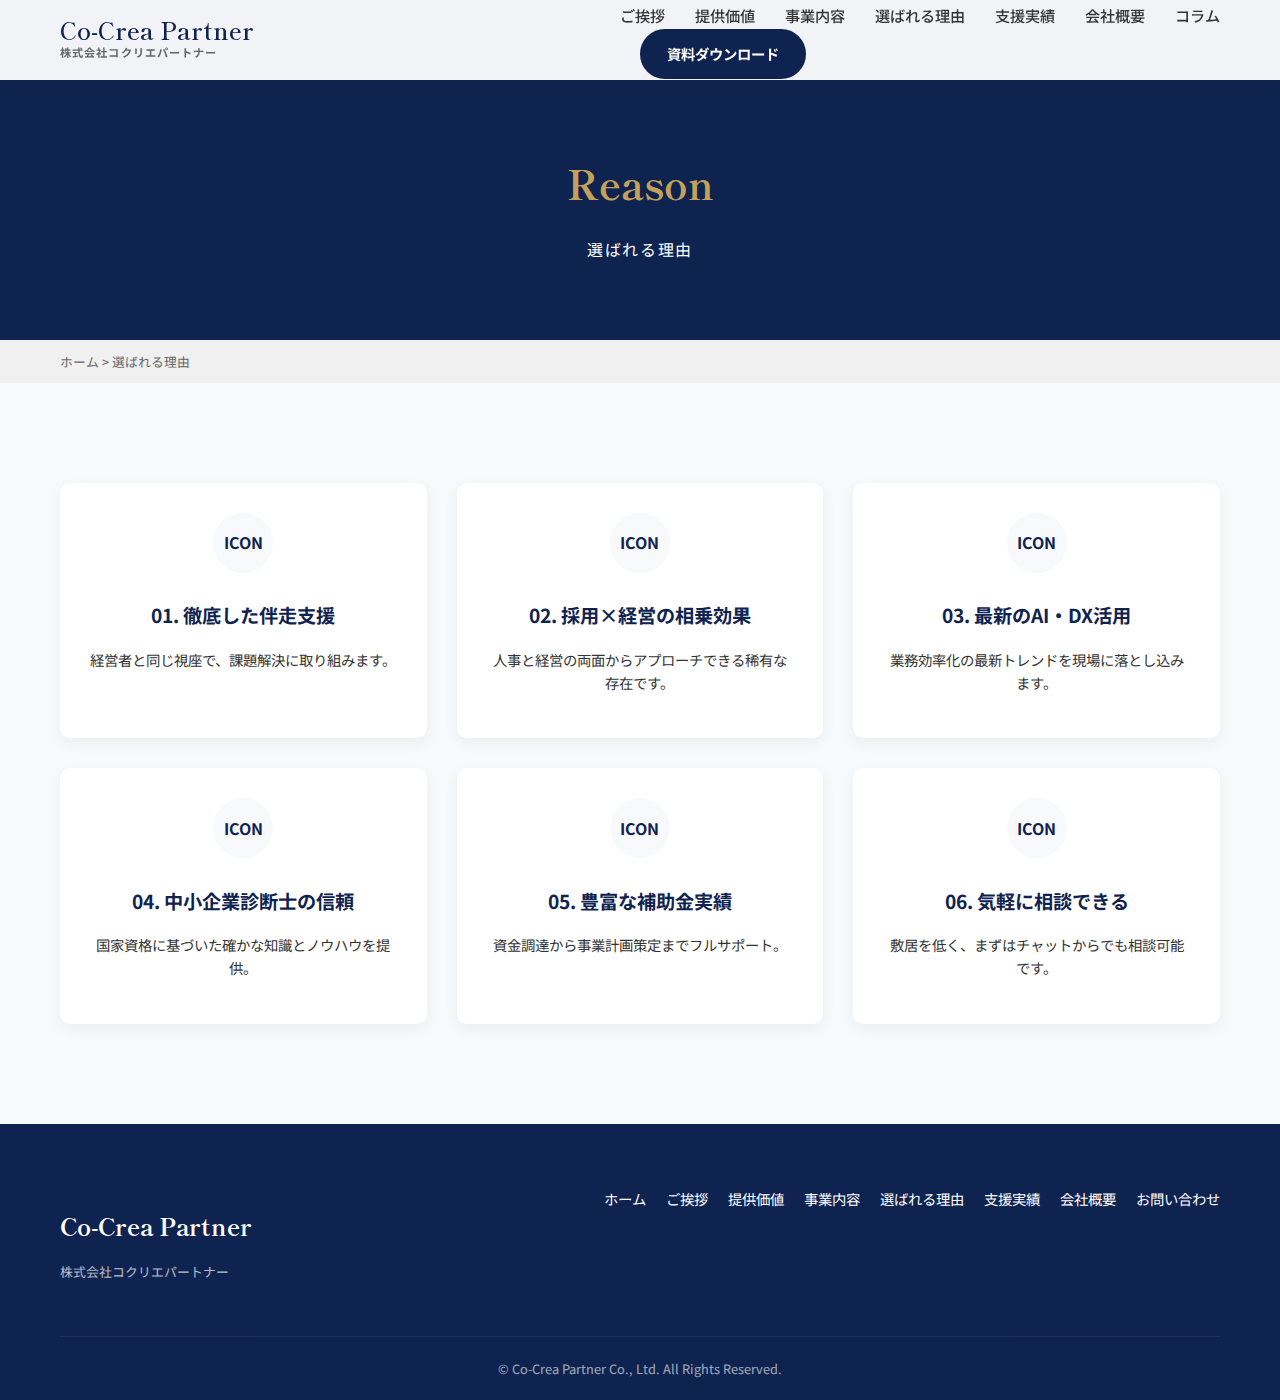
<file: reason.html>
<!DOCTYPE html>
<html lang="ja">

<head>
    <meta charset="UTF-8">
    <meta name="viewport" content="width=device-width, initial-scale=1.0">
    <title>選ばれる理由 | 株式会社コクリエパートナー</title>
    <meta name="description" content="株式会社コクリエパートナーが選ばれる6つの理由。">
    <link rel="preconnect" href="https://fonts.googleapis.com">
    <link rel="preconnect" href="https://fonts.gstatic.com" crossorigin>
    <link
        href="https://fonts.googleapis.com/css2?family=Noto+Sans+JP:wght@400;500;700&family=Shippori+Mincho:wght@400;600&display=swap"
        rel="stylesheet">
    <link rel="stylesheet" href="css/style.css">
</head>

<body>

    <!-- Header / Floating Menu -->
    <header id="header" class="header">
        <div class="header-inner">
            <h1 class="logo">
                <a href="index.html">
                    <span class="logo-text-en">Co-Crea Partner</span>
                    <span class="logo-text-jp">株式会社コクリエパートナー</span>
                </a>
            </h1>
            <nav class="nav">
                <ul class="nav-list">
                    <li><a href="index.html#message">ご挨拶</a></li>
                    <li><a href="index.html#value">提供価値</a></li>
                    <li><a href="business.html">事業内容</a></li>
                    <li><a href="reason.html" class="active">選ばれる理由</a></li>
                    <li><a href="index.html#works">支援実績</a></li>
                    <li><a href="index.html#profile">会社概要</a></li>
                    <li><a href="column.html">コラム</a></li>
                </ul>
                <div class="header-cta">
                    <a href="download.html" class="btn btn-primary btn-sm">資料ダウンロード</a>
                </div>
            </nav>
            <button class="menu-trigger" id="menu-trigger">
                <span></span>
                <span></span>
                <span></span>
            </button>
        </div>
    </header>

    <main>
        <!-- Page Header -->
        <div class="page-header">
            <div class="container">
                <h1 class="page-title">Reason</h1>
                <p class="page-subtitle">選ばれる理由</p>
            </div>
        </div>

        <!-- Breadcrumbs -->
        <div class="breadcrumbs">
            <div class="container">
                <a href="index.html">ホーム</a> &gt; 選ばれる理由
            </div>
        </div>

        <!-- Reason -->
        <section id="reason" class="section reason-section">
            <div class="container">
                <div class="reason-grid">
                    <div class="reason-item">
                        <div class="reason-icon">ICON</div>
                        <h4>01. 徹底した伴走支援</h4>
                        <p>経営者と同じ視座で、課題解決に取り組みます。</p>
                    </div>
                    <div class="reason-item">
                        <div class="reason-icon">ICON</div>
                        <h4>02. 採用×経営の相乗効果</h4>
                        <p>人事と経営の両面からアプローチできる稀有な存在です。</p>
                    </div>
                    <div class="reason-item">
                        <div class="reason-icon">ICON</div>
                        <h4>03. 最新のAI・DX活用</h4>
                        <p>業務効率化の最新トレンドを現場に落とし込みます。</p>
                    </div>
                    <div class="reason-item">
                        <div class="reason-icon">ICON</div>
                        <h4>04. 中小企業診断士の信頼</h4>
                        <p>国家資格に基づいた確かな知識とノウハウを提供。</p>
                    </div>
                    <div class="reason-item">
                        <div class="reason-icon">ICON</div>
                        <h4>05. 豊富な補助金実績</h4>
                        <p>資金調達から事業計画策定までフルサポート。</p>
                    </div>
                    <div class="reason-item">
                        <div class="reason-icon">ICON</div>
                        <h4>06. 気軽に相談できる</h4>
                        <p>敷居を低く、まずはチャットからでも相談可能です。</p>
                    </div>
                </div>
            </div>
        </section>

    </main>

    <footer class="footer">
        <div class="container">
            <div class="footer-top">
                <div class="footer-logo">
                    <h2>Co-Crea Partner</h2>
                    <p>株式会社コクリエパートナー</p>
                </div>
                <ul class="footer-nav">
                    <li><a href="index.html">ホーム</a></li>
                    <li><a href="index.html#message">ご挨拶</a></li>
                    <li><a href="index.html#value">提供価値</a></li>
                    <li><a href="business.html">事業内容</a></li>
                    <li><a href="reason.html">選ばれる理由</a></li>
                    <li><a href="index.html#works">支援実績</a></li>
                    <li><a href="index.html#profile">会社概要</a></li>
                    <li><a href="download.html">お問い合わせ</a></li>
                </ul>
            </div>
            <div class="copyright">
                &copy; Co-Crea Partner Co., Ltd. All Rights Reserved.
            </div>
        </div>
    </footer>

    <script src="js/script.js"></script>
</body>

</html>
</file>
<file: css/style.css>
@charset "UTF-8";

/* ==========================================================================
   Variables & Reset
   ========================================================================== */
:root {
    --color-primary: #0F2350;
    /* Deep Navy */
    --color-primary-light: #2A4075;
    --color-accent: #C5A059;
    /* Gold */
    --color-text: #333333;
    --color-text-light: #666666;
    --color-bg: #FFFFFF;
    --color-bg-gray: #F8F9FA;

    --font-base: 'Noto Sans JP', sans-serif;
    --font-serif: 'Shippori Mincho', serif;

    --container-width: 1200px;
    --header-height: 80px;
}

*,
*::before,
*::after {
    box-sizing: border-box;
}

html {
    scroll-behavior: smooth;
}

body {
    font-family: var(--font-base);
    color: var(--color-text);
    line-height: 1.8;
    background-color: var(--color-bg);
    margin: 0;
    padding: 0;
}

a {
    text-decoration: none;
    color: inherit;
    transition: opacity 0.3s;
}

a:hover {
    opacity: 0.7;
}

img {
    max-width: 100%;
    height: auto;
    vertical-align: bottom;
}

ul {
    list-style: none;
    padding: 0;
    margin: 0;
}

.container {
    max-width: var(--container-width);
    margin: 0 auto;
    padding: 0 20px;
}

.section {
    padding: 100px 0;
}

.section-header {
    text-align: center;
    margin-bottom: 60px;
}

.section-title {
    font-family: var(--font-serif);
    font-size: 3rem;
    color: var(--color-accent);
    margin-bottom: 10px;
    letter-spacing: 0.05em;
}

.section-subtitle {
    font-size: 1rem;
    font-weight: bold;
    color: var(--color-primary);
    letter-spacing: 0.1em;
}

/* ==========================================================================
   Components
   ========================================================================== */
.btn {
    display: inline-block;
    padding: 15px 40px;
    border-radius: 50px;
    font-weight: bold;
    text-align: center;
    transition: all 0.3s;
}

.btn-primary {
    background-color: var(--color-primary);
    color: #fff;
    border: 2px solid var(--color-primary);
}

.btn-primary:hover {
    background-color: #fff;
    color: var(--color-primary);
}

.btn-accent {
    background: linear-gradient(135deg, #DFBF7A 0%, #C5A059 100%);
    color: #fff;
    box-shadow: 0 4px 15px rgba(197, 160, 89, 0.4);
}

.btn-accent:hover {
    transform: translateY(-2px);
    box-shadow: 0 6px 20px rgba(197, 160, 89, 0.6);
}

.btn-sm {
    padding: 10px 25px;
    font-size: 0.9rem;
}

.img-placeholder {
    width: 100%;
    height: 100%;
    background-color: #ccc;
    display: flex;
    align-items: center;
    justify-content: center;
    color: #fff;
    font-weight: bold;
    min-height: 200px;
}

.arrow-link {
    display: inline-flex;
    align-items: center;
    color: var(--color-primary);
    font-weight: bold;
    border-bottom: 1px solid var(--color-primary);
    padding-bottom: 2px;
}

.arrow-link::after {
    content: "→";
    margin-left: 10px;
    transition: transform 0.3s;
}

.arrow-link:hover::after {
    transform: translateX(5px);
}

/* ==========================================================================
   Header
   ========================================================================== */
.header {
    position: fixed;
    top: 0;
    left: 0;
    width: 100%;
    height: var(--header-height);
    background-color: rgba(255, 255, 255, 0.95);
    backdrop-filter: blur(10px);
    box-shadow: 0 2px 10px rgba(0, 0, 0, 0.05);
    z-index: 1000;
    display: flex;
    align-items: center;
}

.header-inner {
    width: 100%;
    max-width: var(--container-width);
    margin: 0 auto;
    padding: 0 20px;
    display: flex;
    justify-content: space-between;
    align-items: center;
}

.logo a {
    display: flex;
    flex-direction: column;
    text-decoration: none;
    opacity: 1 !important;
}

.logo-text-en {
    font-family: var(--font-serif);
    font-size: 1.5rem;
    font-weight: 600;
    color: var(--color-primary);
    line-height: 1;
}

.logo-text-jp {
    font-size: 0.7rem;
    color: var(--color-text-light);
    letter-spacing: 0.1em;
}

.nav-list {
    display: flex;
    gap: 30px;
    align-items: center;
}

.nav-list li a {
    font-size: 0.95rem;
    font-weight: 500;
    position: relative;
}

.nav-list li a::after {
    content: '';
    position: absolute;
    bottom: -5px;
    left: 0;
    width: 0;
    height: 1px;
    background-color: var(--color-accent);
    transition: width 0.3s;
}

.nav-list li a:hover::after {
    width: 100%;
}

.header-cta {
    margin-left: 20px;
}

.menu-trigger {
    display: none;
    background: none;
    border: none;
    cursor: pointer;
    width: 30px;
    height: 20px;
    position: relative;
    z-index: 1001;
}

.menu-trigger span {
    position: absolute;
    left: 0;
    width: 100%;
    height: 2px;
    background-color: var(--color-primary);
    transition: all 0.3s;
}

.menu-trigger span:nth-of-type(1) {
    top: 0;
}

.menu-trigger span:nth-of-type(2) {
    top: 9px;
}

.menu-trigger span:nth-of-type(3) {
    bottom: 0;
}

/* ==========================================================================
   FV
   ========================================================================== */
.fv {
    height: 100vh;
    min-height: 700px;
    padding-top: var(--header-height);
    background: linear-gradient(to right, #f5f7fa 0%, #c3cfe2 100%);
    /* Placeholder Gradient */
    position: relative;
    overflow: hidden;
}

.fv-content {
    display: flex;
    height: 100%;
    align-items: center;
    max-width: var(--container-width);
    margin: 0 auto;
    padding: 0 20px;
}

.fv-text {
    flex: 1;
    z-index: 2;
    padding-right: 50px;
}

.fv-sub {
    font-size: 1.2rem;
    color: var(--color-accent);
    margin-bottom: 20px;
    letter-spacing: 0.1em;
}

.fv-title {
    font-family: var(--font-serif);
    font-size: 4.5rem;
    line-height: 1.2;
    color: var(--color-primary);
    margin-bottom: 30px;
}

.fv-title .highlight {
    color: var(--color-accent);
}

.fv-desc {
    font-size: 1.1rem;
    margin-bottom: 0;
}

.fv-image {
    flex: 1;
    height: 80%;
    position: relative;
}

.fv-image .img-placeholder {
    height: 100%;
    background-color: #ddd;
    border-radius: 10px;
    overflow: hidden;
    /* Simulate image */
    background: url('https://placehold.co/800x1000/0f2350/ffffff?text=Representative') no-repeat center/cover;
}

/* ==========================================================================
   Greeting
   ========================================================================== */
.message-section {
    background-color: #fff;
}

.message-content {
    display: flex;
    align-items: center;
    gap: 60px;
}

.message-img {
    flex: 0 0 45%;
}

.message-img .img-placeholder {
    height: 500px;
    background: url('https://placehold.co/600x800/eeeeee/333333?text=Message+Photo') no-repeat center/cover;
}

.message-body {
    flex: 1;
}

.message-head {
    font-family: var(--font-serif);
    font-size: 2rem;
    color: var(--color-primary);
    margin-bottom: 30px;
    line-height: 1.4;
}

.sign {
    margin-top: 30px;
    text-align: right;
    font-weight: bold;
    font-family: var(--font-serif);
}

/* ==========================================================================
   Value (Venn Diagram)
   ========================================================================== */
.value-section {
    background-color: var(--color-bg-gray);
    text-align: center;
}

.value-diagram-wrapper {
    position: relative;
    max-width: 800px;
    margin: 0 auto;
}

.venn-diagram {
    position: relative;
    height: 500px;
    margin-bottom: 40px;
}

.circle {
    position: absolute;
    width: 300px;
    height: 300px;
    border-radius: 50%;
    display: flex;
    align-items: center;
    justify-content: center;
    color: #fff;
    font-weight: bold;
    font-family: var(--font-serif);
    mix-blend-mode: multiply;
    transition: transform 0.5s;
}

.circle:hover {
    transform: scale(1.05);
    z-index: 10;
}

.circle-1 {
    top: 0;
    left: 50%;
    transform: translateX(-50%);
    background-color: rgba(15, 35, 80, 0.7);
    /* Primary */
}

.circle-2 {
    bottom: 0;
    left: 10%;
    background-color: rgba(197, 160, 89, 0.7);
    /* Accent */
}

.circle-3 {
    bottom: 0;
    right: 10%;
    background-color: rgba(100, 100, 100, 0.7);
    /* Gray */
}

.venn-center {
    position: absolute;
    top: 55%;
    left: 50%;
    transform: translate(-50%, -50%);
    z-index: 5;
    color: #fff;
    font-weight: bold;
    text-shadow: 0 0 10px rgba(0, 0, 0, 0.5);
    pointer-events: none;
}

.value-text h3 {
    font-size: 1.8rem;
    color: var(--color-primary);
    margin-bottom: 20px;
}

/* ==========================================================================
   CV Area
   ========================================================================== */
.cv-section {
    padding: 80px 0;
    background: var(--color-primary);
    color: #fff;
}

.cv-box {
    display: flex;
    align-items: center;
    justify-content: space-between;
    gap: 50px;
}

.cv-image {
    flex: 0 0 300px;
}

.book-cover {
    width: 180px;
    height: 250px;
    background-color: #fff;
    position: relative;
    transform: perspective(600px) rotateY(-20deg);
    box-shadow: 5px 5px 20px rgba(0, 0, 0, 0.5);
    display: flex;
    flex-direction: column;
    justify-content: center;
    align-items: center;
    text-align: center;
    color: var(--color-primary);
    border: 2px solid var(--color-accent);
}

.book-title {
    font-family: var(--font-serif);
    font-weight: bold;
    font-size: 1.2rem;
    padding: 10px;
}

.book-spine {
    position: absolute;
    top: 0;
    left: -10px;
    width: 10px;
    height: 100%;
    background-color: #ddd;
    transform: skewY(-4deg);
    /* Fake simplified 3d */
    transform-origin: right;
}

.cv-content {
    flex: 1;
}

.cv-head {
    font-size: 2rem;
    margin-bottom: 20px;
    color: var(--color-accent);
}

.cv-desc {
    margin-bottom: 30px;
}

/* ==========================================================================
   Business
   ========================================================================== */
.business-section {
    background-color: #fff;
    text-align: center;
}

.concept-lead {
    font-size: 1.5rem;
    font-weight: bold;
    margin-bottom: 50px;
}

.wheels-container {
    display: flex;
    justify-content: center;
    align-items: center;
    gap: 30px;
    margin-bottom: 50px;
}

.wheel {
    width: 300px;
    height: 300px;
    border-radius: 50%;
    border: 10px solid var(--color-primary);
    display: flex;
    align-items: center;
    justify-content: center;
    position: relative;
    background-color: #fff;
}

.wheel-inner {
    text-align: center;
}

.wheel-inner h3 {
    font-size: 1.5rem;
    color: var(--color-primary);
    margin-bottom: 10px;
}

.wheel-inner h3 span {
    display: block;
    font-size: 1rem;
    color: var(--color-text);
}

.wheel-right {
    border-color: var(--color-accent);
}

.wheel-right .wheel-inner h3 {
    color: var(--color-accent);
}

.wheel-connector {
    font-size: 3rem;
    color: #ccc;
    font-weight: bold;
}

/* ==========================================================================
   Reason
   ========================================================================== */
.reason-section {
    background-color: var(--color-bg-gray);
}

.reason-grid {
    display: grid;
    grid-template-columns: repeat(3, 1fr);
    gap: 30px;
}

.reason-item {
    background-color: #fff;
    padding: 30px;
    border-radius: 10px;
    box-shadow: 0 5px 15px rgba(0, 0, 0, 0.05);
    text-align: center;
    transition: transform 0.3s;
}

.reason-item:hover {
    transform: translateY(-5px);
}

.reason-icon {
    width: 60px;
    height: 60px;
    background-color: var(--color-bg-gray);
    color: var(--color-primary);
    border-radius: 50%;
    margin: 0 auto 20px;
    display: flex;
    align-items: center;
    justify-content: center;
    font-weight: bold;
}

.reason-item h4 {
    font-size: 1.2rem;
    color: var(--color-primary);
    margin-bottom: 15px;
}

.reason-item p {
    font-size: 0.9rem;
    line-height: 1.6;
}

/* ==========================================================================
   Works
   ========================================================================== */
.works-list {
    margin-bottom: 50px;
}

.work-item {
    display: flex;
    background-color: #fff;
    margin-bottom: 30px;
    box-shadow: 0 2px 10px rgba(0, 0, 0, 0.05);
}

.work-item:last-child {
    margin-bottom: 0;
}

.work-img {
    flex: 0 0 350px;
}

.work-img .img-placeholder {
    height: 100%;
    min-height: 250px;
    background: url('https://placehold.co/600x400/eeeeee/333333?text=Work+Sample') no-repeat center/cover;
}

.work-info {
    flex: 1;
    padding: 40px;
}

.work-tags {
    margin-bottom: 15px;
}

.tag {
    display: inline-block;
    background-color: #eee;
    padding: 5px 15px;
    border-radius: 20px;
    font-size: 0.8rem;
    margin-right: 10px;
    color: var(--color-text-light);
}

.work-name {
    font-size: 1.5rem;
    margin-bottom: 15px;
}

.work-desc {
    margin-bottom: 0;
}

.works-more {
    text-align: center;
}

/* ==========================================================================
   Profile
   ========================================================================== */
.profile-wrapper {
    display: flex;
    gap: 60px;
    align-items: flex-start;
}

.profile-img {
    flex: 0 0 400px;
}

.profile-img .img-placeholder {
    height: 500px;
    background: url('https://placehold.co/600x800/eeeeee/333333?text=Profile+Photo') no-repeat center/cover;
}

.profile-data {
    flex: 1;
}

.header-left {
    text-align: left;
    margin-bottom: 30px;
}

.name-jp {
    font-size: 2rem;
    font-family: var(--font-serif);
    margin-bottom: 5px;
}

.name-en {
    font-size: 1rem;
    color: var(--color-text-light);
    margin-left: 10px;
}

.role {
    color: var(--color-primary);
    font-weight: bold;
    margin-bottom: 30px;
}

.divider {
    border: none;
    border-top: 1px solid #ddd;
    margin: 30px 0;
}

.company-info .info-row {
    display: flex;
    padding: 15px 0;
    border-bottom: 1px solid #eee;
}

.company-info dt {
    width: 120px;
    font-weight: bold;
}

/* ==========================================================================
   Column
   ========================================================================== */
.column-grid {
    display: grid;
    grid-template-columns: repeat(3, 1fr);
    gap: 30px;
}

.column-card {
    transition: transform 0.3s;
}

.column-card:hover {
    transform: translateY(-5px);
}

.column-card .card-img .img-placeholder {
    height: 200px;
    background: url('https://placehold.co/600x400/eeeeee/333333?text=Column') no-repeat center/cover;
}

.card-body {
    padding: 20px 0;
}

.card-date {
    font-size: 0.8rem;
    color: #999;
}

.card-title {
    font-size: 1.1rem;
    margin: 10px 0;
    line-height: 1.4;
}

.card-excerpt {
    font-size: 0.9rem;
    color: #666;
}

/* ==========================================================================
   Footer
   ========================================================================== */
.footer {
    background-color: var(--color-primary);
    color: #fff;
    padding: 60px 0 20px;
}

.footer-top {
    display: flex;
    justify-content: space-between;
    align-items: flex-start;
    margin-bottom: 40px;
}

.footer-logo h2 {
    font-family: var(--font-serif);
    margin-bottom: 5px;
}

.footer-logo p {
    font-size: 0.8rem;
    opacity: 0.7;
}

.footer-nav {
    display: flex;
    gap: 20px;
}

.footer-nav a {
    font-size: 0.9rem;
}

.copyright {
    text-align: center;
    font-size: 0.8rem;
    opacity: 0.6;
    border-top: 1px solid rgba(255, 255, 255, 0.1);
    padding-top: 20px;
}

/* ==========================================================================
   Page Headers & Breadcrumbs
   ========================================================================== */
.page-header {
    background: var(--color-primary);
    color: #fff;
    padding: 120px 0 60px;
    text-align: center;
}

.page-title {
    font-family: var(--font-serif);
    font-size: 2.5rem;
    color: var(--color-accent);
    margin-bottom: 10px;
}

.page-subtitle {
    font-size: 1rem;
    letter-spacing: 0.1em;
}

.breadcrumbs {
    background-color: #f0f0f0;
    padding: 10px 0;
    font-size: 0.8rem;
    color: #666;
}

/* Business Details */
.business-detail {
    margin-top: 60px;
    max-width: 800px;
    margin-left: auto;
    margin-right: auto;
}

.detail-block {
    margin-bottom: 40px;
    background: #f8f9fa;
    padding: 30px;
    border-radius: 8px;
}

.detail-block h3 {
    color: var(--color-primary);
    border-bottom: 2px solid var(--color-accent);
    padding-bottom: 10px;
    margin-bottom: 20px;
}

.detail-block ul {
    list-style: disc;
    margin-left: 20px;
    margin-top: 15px;
}

/* ==========================================================================
   Responsive
   ========================================================================== */
@media (max-width: 900px) {
    .section-title {
        font-size: 2.5rem;
    }

    .header-inner .nav {
        display: none;
    }

    /* Hide Desktop Nav */
    .menu-trigger {
        display: block;
    }

    /* Show Hamburger */

    .fv-title {
        font-size: 3rem;
    }

    .message-content,
    .cv-box,
    .profile-wrapper {
        flex-direction: column;
    }

    .img-placeholder {
        min-height: 300px;
    }

    .reason-grid,
    .column-grid {
        grid-template-columns: repeat(2, 1fr);
    }

    .venn-diagram {
        transform: scale(0.8);
    }

    .wheels-container {
        flex-direction: column;
    }

    .wheel-connector {
        transform: rotate(90deg);
    }
}

@media (max-width: 600px) {
    .fv-title {
        font-size: 2.2rem;
    }

    .fv-content {
        flex-direction: column;
        padding-top: 20px;
    }

    .fv-text {
        padding-right: 0;
        margin-bottom: 30px;
        text-align: center;
    }

    .reason-grid,
    .column-grid {
        grid-template-columns: 1fr;
    }

    .venn-diagram {
        transform: scale(0.6);
        margin-left: -50px;
        /* Hacky centering adjustment */
    }

    .footer-top {
        flex-direction: column;
        gap: 30px;
        text-align: center;
    }

    .footer-nav {
        flex-direction: column;
        gap: 10px;
    }
}
</file>
